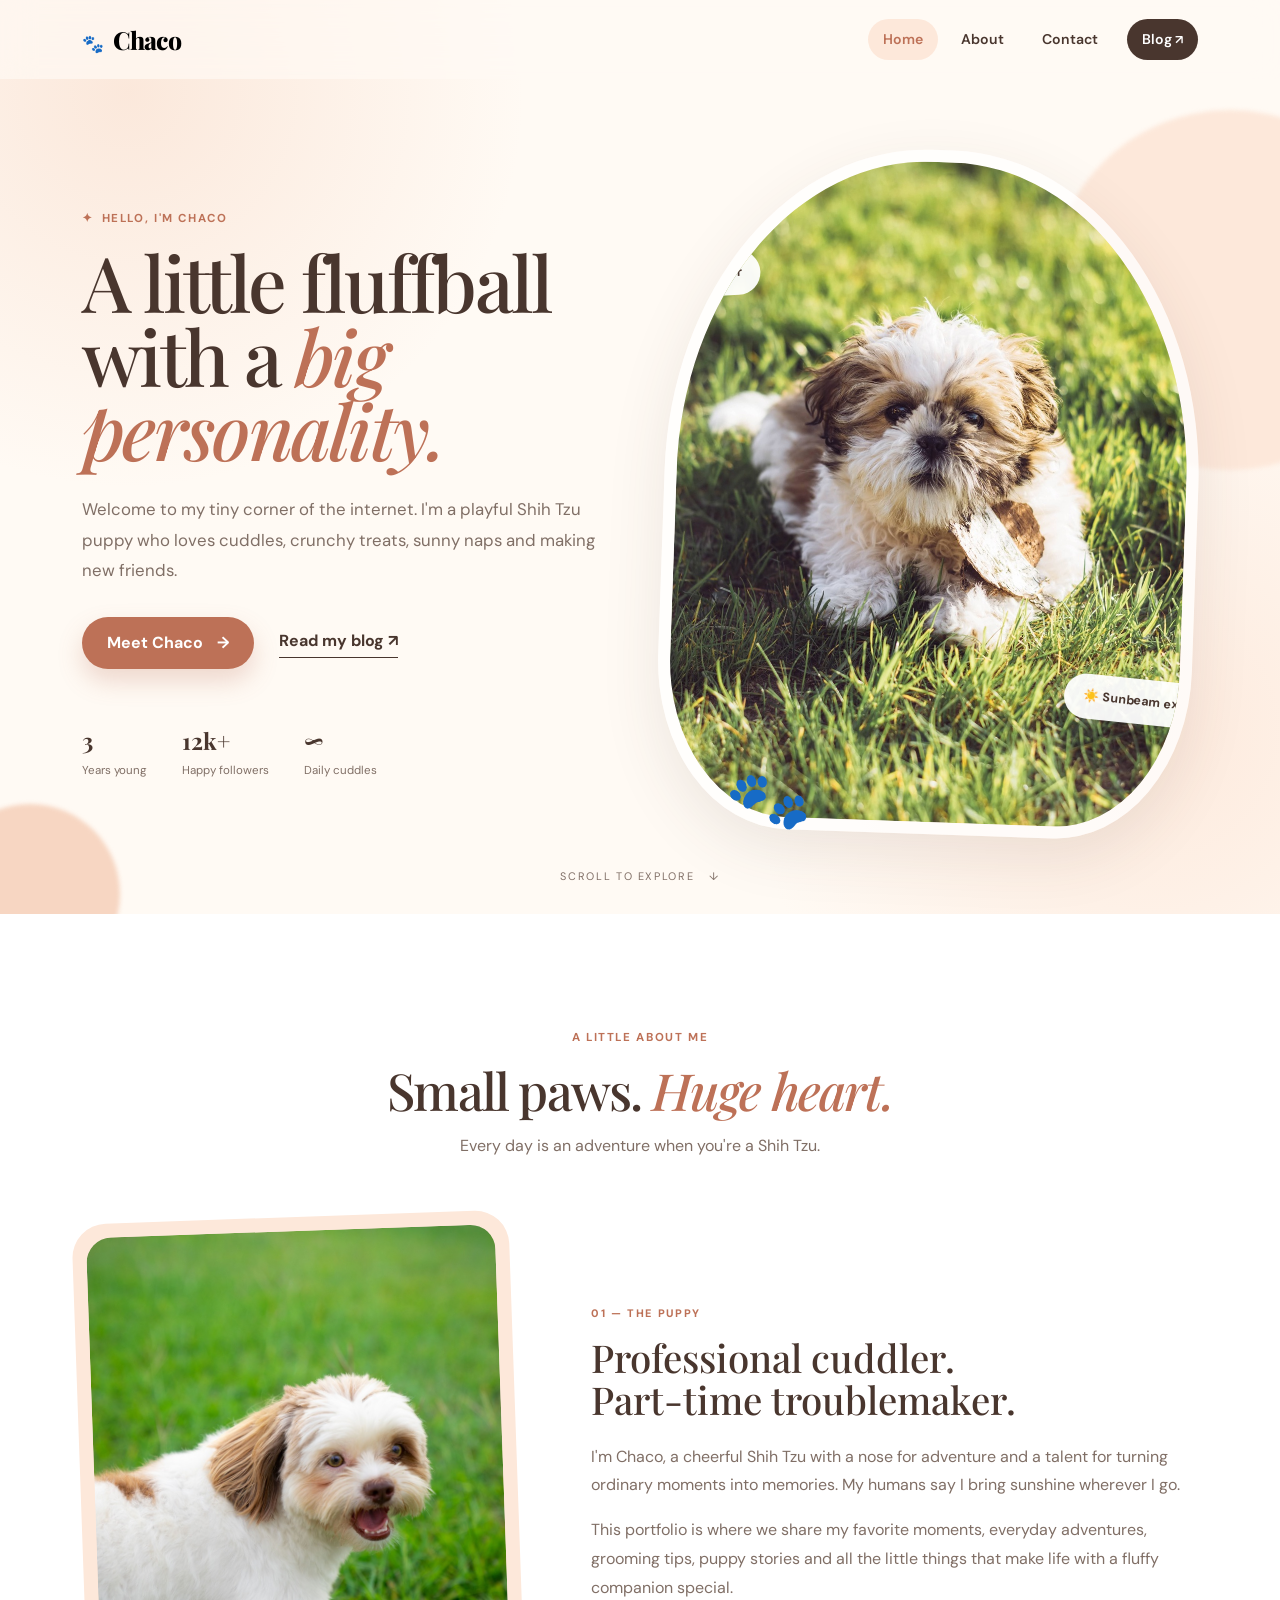
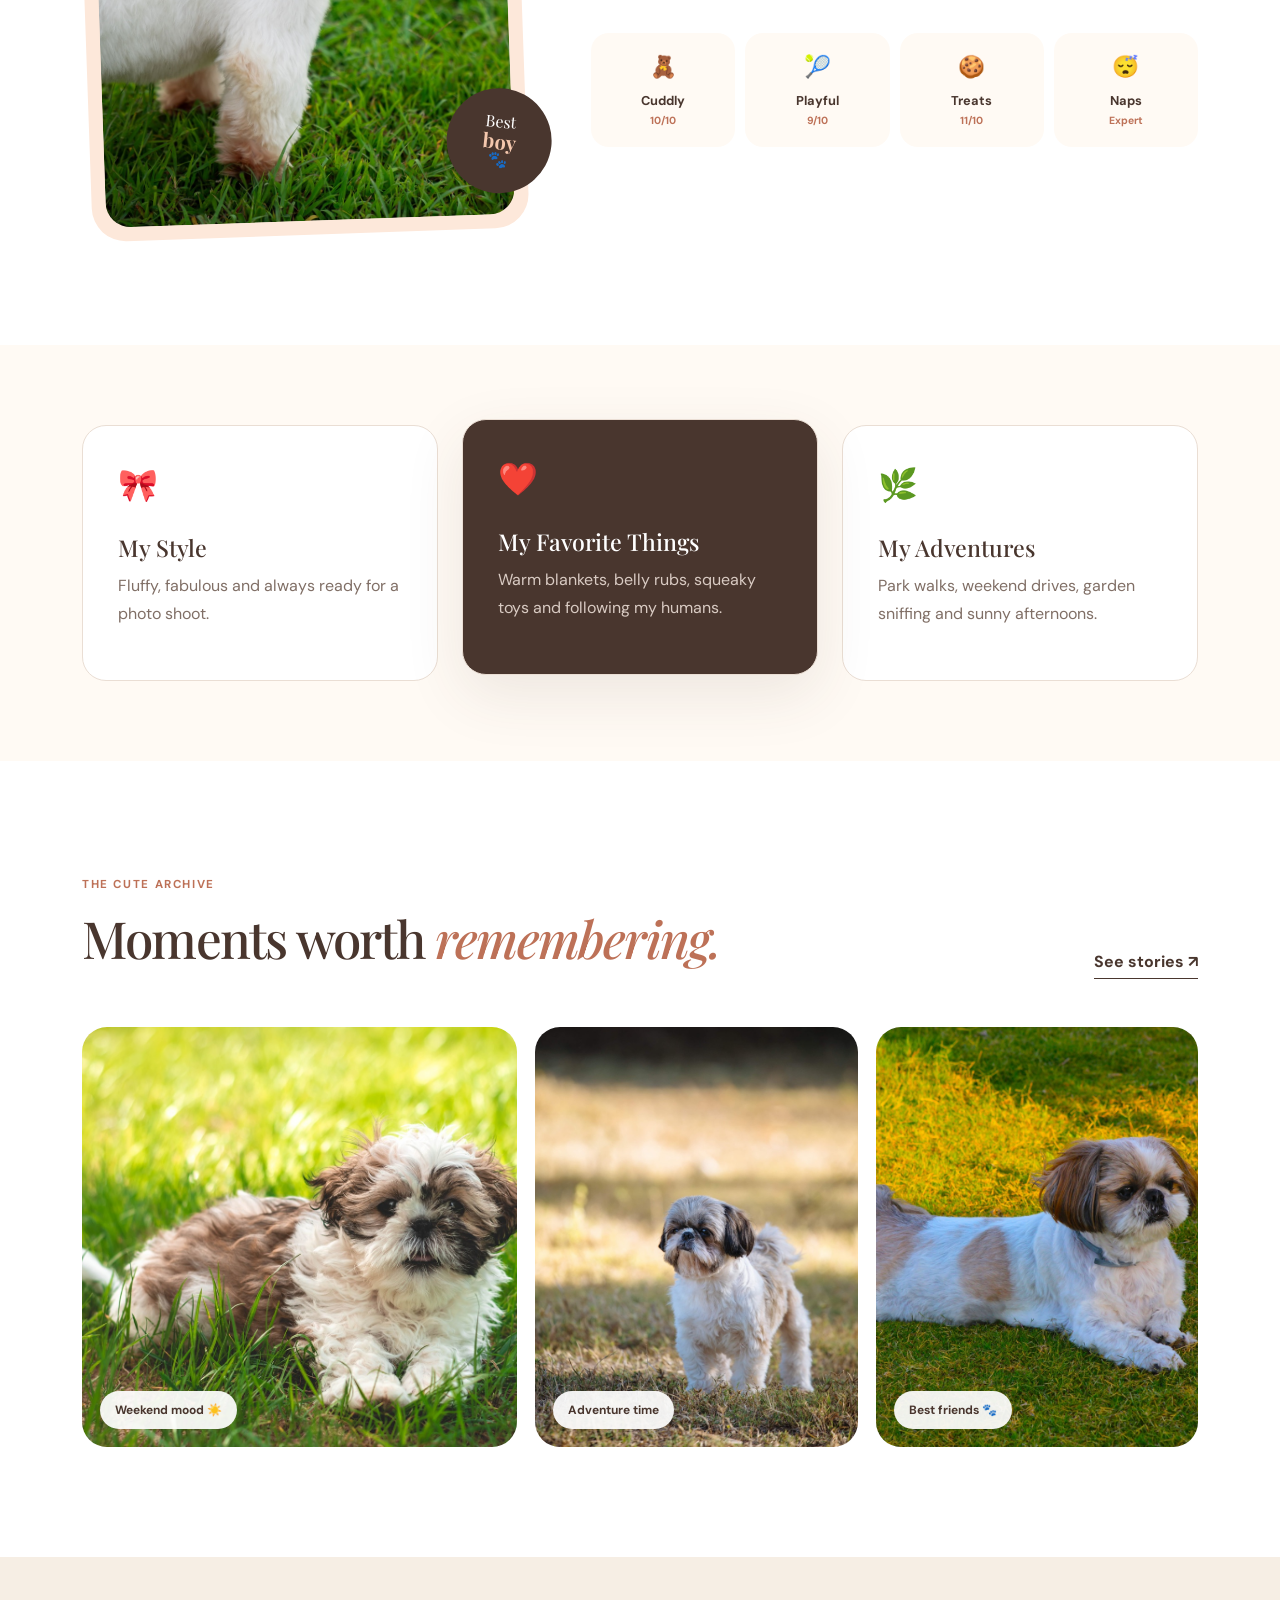
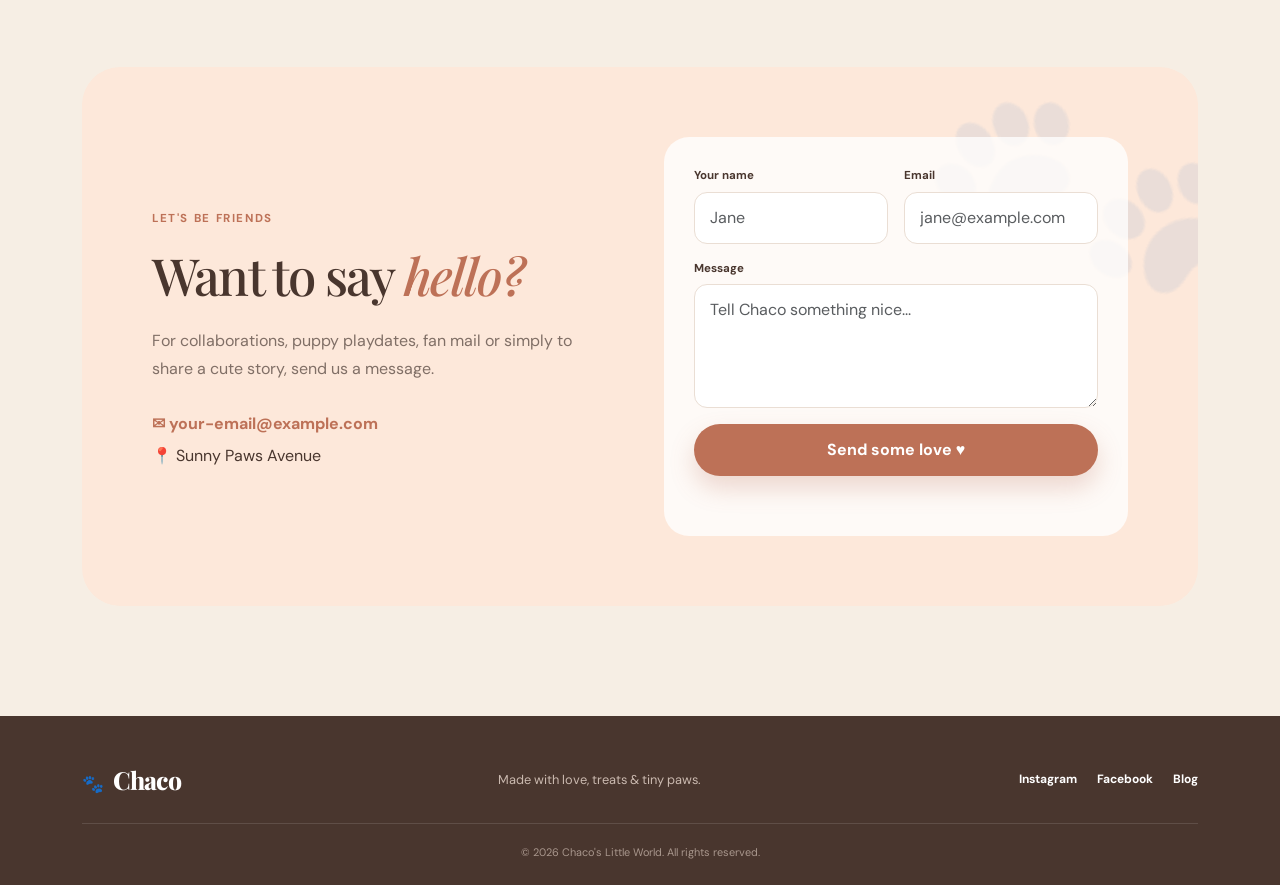
<file: index.html>
<!DOCTYPE html>
<html lang="en">
<head>
  <meta charset="UTF-8">
  <meta name="viewport" content="width=device-width, initial-scale=1.0">
  <meta name="description" content="A charming Shih Tzu puppy portfolio website.">
  <title>Chaco | Shih Tzu Puppy Portfolio</title>

  <!-- Bootstrap 5 CDN -->
  <link href="https://cdn.jsdelivr.net/npm/bootstrap@5.3.3/dist/css/bootstrap.min.css" rel="stylesheet">
  <link rel="preconnect" href="https://fonts.googleapis.com">
  <link rel="preconnect" href="https://fonts.gstatic.com" crossorigin>
  <link href="https://fonts.googleapis.com/css2?family=DM+Sans:wght@400;500;600;700&family=Playfair+Display:wght@600;700;800&display=swap" rel="stylesheet">
  <link rel="stylesheet" href="style.css">
</head>

<body>
  <!-- Navigation -->
  <nav class="navbar navbar-expand-lg fixed-top puppy-navbar" id="mainNav">
    <div class="container">
      <a class="navbar-brand brand-mark" href="index.html">
        <span class="brand-paw">🐾</span> Chaco
      </a>

      <button class="navbar-toggler border-0 shadow-none" type="button"
              data-bs-toggle="collapse" data-bs-target="#navMenu"
              aria-controls="navMenu" aria-expanded="false" aria-label="Toggle navigation">
        <span class="navbar-toggler-icon"></span>
      </button>

      <div class="collapse navbar-collapse" id="navMenu">
        <ul class="navbar-nav ms-auto align-items-lg-center gap-lg-2">
          <li class="nav-item"><a class="nav-link active" href="#home">Home</a></li>
          <li class="nav-item"><a class="nav-link" href="#about">About</a></li>
          <li class="nav-item"><a class="nav-link" href="#contact">Contact</a></li>
          <li class="nav-item">
            <a class="nav-link blog-nav-btn" href="blog.html">Blog <span>↗</span></a>
          </li>
        </ul>
      </div>
    </div>
  </nav>

  <main>
    <!-- Hero -->
    <section id="home" class="hero-section">
      <div class="hero-blob hero-blob-one"></div>
      <div class="hero-blob hero-blob-two"></div>

      <div class="container position-relative">
        <div class="row align-items-center g-5">
          <div class="col-lg-6">
            <div class="hero-copy">
              <span class="eyebrow"><span>✦</span> Hello, I'm Chaco</span>
              <h1>A little fluffball with a <em>big personality.</em></h1>
              <p class="hero-text">
                Welcome to my tiny corner of the internet. I'm a playful Shih Tzu puppy
                who loves cuddles, crunchy treats, sunny naps and making new friends.
              </p>

              <div class="hero-actions">
                <a href="#about" class="btn btn-puppy">Meet Chaco <span>→</span></a>
                <a href="blog.html" class="text-link">Read my blog <span>↗</span></a>
              </div>

              <div class="mini-stats">
                <div><strong>3</strong><span>Years young</span></div>
                <div><strong>12k+</strong><span>Happy followers</span></div>
                <div><strong>∞</strong><span>Daily cuddles</span></div>
              </div>
            </div>
          </div>

          <div class="col-lg-6">
            <div class="hero-image-wrap">
              <div class="hero-image-card">
                <img src="images/chaco-hero.jpg"
                     alt="Cute Shih Tzu style puppy sitting outdoors" data-placeholder="Chaco">
                <div class="floating-note note-top">♡ Treat collector</div>
                <div class="floating-note note-bottom">☀️ Sunbeam expert</div>
              </div>
              <div class="hero-doodle">🐾</div>
            </div>
          </div>
        </div>
      </div>

      <div class="scroll-cue">Scroll to explore <span>↓</span></div>
    </section>

    <!-- About -->
    <section id="about" class="section-padding about-section">
      <div class="container">
        <div class="section-heading text-center mx-auto">
          <span class="eyebrow">A little about me</span>
          <h2>Small paws. <em>Huge heart.</em></h2>
          <p>Every day is an adventure when you're a Shih Tzu.</p>
        </div>

        <div class="row align-items-center g-5 mt-2">
          <div class="col-lg-5">
            <div class="about-photo">
              <img src="images/chaco-about.jpg"
                   alt="Adorable small dog portrait" data-placeholder="About Chaco">
              <div class="photo-badge">Best<br><strong>boy</strong> 🐾</div>
            </div>
          </div>

          <div class="col-lg-7">
            <div class="about-content ps-lg-4">
              <span class="number-label">01 — THE PUPPY</span>
              <h3>Professional cuddler.<br>Part-time troublemaker.</h3>
              <p>
                I'm Chaco, a cheerful Shih Tzu with a nose for adventure and a
                talent for turning ordinary moments into memories. My humans say
                I bring sunshine wherever I go.
              </p>
              <p>
                This portfolio is where we share my favorite moments, everyday
                adventures, grooming tips, puppy stories and all the little things
                that make life with a fluffy companion special.
              </p>

              <div class="trait-grid">
                <div class="trait-card"><span>🧸</span><strong>Cuddly</strong><small>10/10</small></div>
                <div class="trait-card"><span>🎾</span><strong>Playful</strong><small>9/10</small></div>
                <div class="trait-card"><span>🍪</span><strong>Treats</strong><small>11/10</small></div>
                <div class="trait-card"><span>😴</span><strong>Naps</strong><small>Expert</small></div>
              </div>
            </div>
          </div>
        </div>
      </div>
    </section>

    <!-- Personality / Features -->
    <section class="feature-section section-padding">
      <div class="container">
        <div class="row g-4">
          <div class="col-md-4">
            <div class="feature-card">
              <div class="feature-icon">🎀</div>
              <h4>My Style</h4>
              <p>Fluffy, fabulous and always ready for a photo shoot.</p>
            </div>
          </div>
          <div class="col-md-4">
            <div class="feature-card featured">
              <div class="feature-icon">❤️</div>
              <h4>My Favorite Things</h4>
              <p>Warm blankets, belly rubs, squeaky toys and following my humans.</p>
            </div>
          </div>
          <div class="col-md-4">
            <div class="feature-card">
              <div class="feature-icon">🌿</div>
              <h4>My Adventures</h4>
              <p>Park walks, weekend drives, garden sniffing and sunny afternoons.</p>
            </div>
          </div>
        </div>
      </div>
    </section>

    <!-- Gallery -->
    <section class="section-padding gallery-section">
      <div class="container">
        <div class="d-flex flex-column flex-md-row justify-content-between align-items-md-end gap-3 mb-5">
          <div class="section-heading mb-0">
            <span class="eyebrow">The cute archive</span>
            <h2>Moments worth <em>remembering.</em></h2>
          </div>
          <a href="blog.html" class="text-link">See stories <span>↗</span></a>
        </div>

        <div class="gallery-grid">
          <div class="gallery-item gallery-large">
            <img src="images/gallery-1.jpg" alt="Happy puppy outdoors" data-placeholder="Photo 1">
            <div class="gallery-caption">Weekend mood ☀️</div>
          </div>
          <div class="gallery-item">
            <img src="images/gallery-2.jpg" alt="Dog enjoying a walk" data-placeholder="Photo 2">
            <div class="gallery-caption">Adventure time</div>
          </div>
          <div class="gallery-item">
            <img src="images/gallery-3.jpg" alt="Two happy dogs" data-placeholder="Photo 3">
            <div class="gallery-caption">Best friends 🐾</div>
          </div>
        </div>
      </div>
    </section>

    <!-- Contact -->
    <section id="contact" class="contact-section section-padding">
      <div class="container">
        <div class="contact-box">
          <div class="row align-items-center g-5">
            <div class="col-lg-6">
              <span class="eyebrow">Let's be friends</span>
              <h2>Want to say <em>hello?</em></h2>
              <p>For collaborations, puppy playdates, fan mail or simply to share a cute story, send us a message.</p>
              <div class="contact-details">
                <a href="mailto:your-email@example.com">✉ your-email@example.com</a>
                <span>📍 Sunny Paws Avenue</span>
              </div>
            </div>

            <div class="col-lg-6">
              <form id="contactForm" class="contact-form">
                <div class="row g-3">
                  <div class="col-md-6">
                    <label for="name">Your name</label>
                    <input type="text" id="name" class="form-control" placeholder="Jane" required>
                  </div>
                  <div class="col-md-6">
                    <label for="email">Email</label>
                    <input type="email" id="email" class="form-control" placeholder="jane@example.com" required>
                  </div>
                  <div class="col-12">
                    <label for="message">Message</label>
                    <textarea id="message" class="form-control" rows="4" placeholder="Tell Chaco something nice..." required></textarea>
                  </div>
                  <div class="col-12">
                    <button type="submit" class="btn btn-puppy w-100">Send some love ♥</button>
                  </div>
                </div>
                <div id="formMessage" class="form-message" role="status"></div>
              </form>
            </div>
          </div>
        </div>
      </div>
    </section>
  </main>

  <!-- Footer -->
  <footer class="footer">
    <div class="container">
      <div class="footer-inner">
        <a class="brand-mark" href="index.html"><span class="brand-paw">🐾</span> Chaco</a>
        <p>Made with love, treats & tiny paws.</p>
        <div class="social-links">
          <a href="#" aria-label="Instagram">Instagram</a>
          <a href="#" aria-label="Facebook">Facebook</a>
          <a href="blog.html">Blog</a>
        </div>
      </div>
      <div class="copyright">© <span id="year"></span> Chaco's Little World. All rights reserved.</div>
    </div>
  </footer>

  <!-- Bootstrap JS Bundle CDN -->
  <script src="https://cdn.jsdelivr.net/npm/bootstrap@5.3.3/dist/js/bootstrap.bundle.min.js"></script>
  <script src="script.js"></script>
</body>
</html>
</file>
<file: style.css>
/* =========================================================
   MILO — SHIH TZU PORTFOLIO
   Front-end stylesheet
   ========================================================= */

:root {
  --cream: #fffaf4;
  --cream-dark: #f6eee4;
  --peach: #f4c7ad;
  --peach-light: #fde8da;
  --terracotta: #bd7157;
  --terracotta-dark: #96533f;
  --brown: #49362e;
  --muted: #806f66;
  --white: #ffffff;
  --line: #eaded4;
  --shadow: 0 20px 60px rgba(83, 57, 45, 0.10);
  --radius: 24px;
  --heading: "Playfair Display", Georgia, serif;
  --body: "DM Sans", Arial, sans-serif;
}

html {
  scroll-behavior: smooth;
  scroll-padding-top: 85px;
}

body {
  margin: 0;
  font-family: var(--body);
  color: var(--brown);
  background: var(--cream);
  overflow-x: hidden;
}

img {
  width: 100%;
  display: block;
}

a {
  color: inherit;
  text-decoration: none;
}

p {
  color: var(--muted);
  line-height: 1.8;
}

h1, h2, h3, h4 {
  font-family: var(--heading);
  color: var(--brown);
}

h1, h2 {
  letter-spacing: -0.035em;
}

h1 em, h2 em, h3 em {
  color: var(--terracotta);
  font-style: italic;
}

.section-padding {
  padding: 110px 0;
}

/* Navigation */
.puppy-navbar {
  padding: 16px 0;
  transition: all 0.3s ease;
  background: rgba(255, 250, 244, 0.70);
  backdrop-filter: blur(16px);
  -webkit-backdrop-filter: blur(16px);
}

.puppy-navbar.scrolled {
  padding: 10px 0;
  box-shadow: 0 8px 30px rgba(73, 54, 46, 0.08);
  background: rgba(255, 250, 244, 0.95);
}

.brand-mark {
  font-family: var(--heading);
  font-size: 1.55rem;
  font-weight: 800;
  letter-spacing: -0.03em;
}

.brand-paw {
  font-size: 1.1rem;
  margin-right: 4px;
}

.nav-link {
  font-size: 0.88rem;
  font-weight: 600;
  color: var(--brown) !important;
  padding: 10px 15px !important;
  border-radius: 50px;
  transition: 0.25s ease;
}

.nav-link:hover,
.nav-link.active {
  background: var(--peach-light);
  color: var(--terracotta) !important;
}

.blog-nav-btn {
  background: var(--brown);
  color: white !important;
  margin-left: 6px;
}

.blog-nav-btn:hover,
.blog-nav-btn.active {
  background: var(--terracotta);
  color: white !important;
}

.blog-nav-btn span {
  font-size: 0.8rem;
}

/* Hero */
.hero-section {
  min-height: 100vh;
  padding: 150px 0 80px;
  display: flex;
  align-items: center;
  position: relative;
  overflow: hidden;
  background:
    radial-gradient(circle at 10% 10%, rgba(244, 199, 173, 0.35), transparent 28%),
    radial-gradient(circle at 90% 80%, rgba(253, 232, 218, 0.9), transparent 30%);
}

.hero-blob {
  position: absolute;
  border-radius: 50%;
  filter: blur(2px);
  pointer-events: none;
}

.hero-blob-one {
  width: 360px;
  height: 360px;
  background: var(--peach-light);
  top: 12%;
  right: -130px;
}

.hero-blob-two {
  width: 180px;
  height: 180px;
  background: #f7d6c2;
  bottom: -70px;
  left: -60px;
}

.hero-copy {
  position: relative;
  z-index: 2;
  max-width: 650px;
}

.eyebrow {
  display: inline-flex;
  align-items: center;
  gap: 8px;
  color: var(--terracotta);
  text-transform: uppercase;
  letter-spacing: 0.14em;
  font-size: 0.72rem;
  font-weight: 700;
  margin-bottom: 18px;
}

.hero-copy h1 {
  font-size: clamp(3.5rem, 6vw, 6.5rem);
  line-height: 0.96;
  margin: 0 0 28px;
}

.hero-text {
  font-size: 1.05rem;
  max-width: 570px;
  margin-bottom: 32px;
}

.hero-actions {
  display: flex;
  align-items: center;
  gap: 25px;
  flex-wrap: wrap;
}

.btn-puppy {
  background: var(--terracotta);
  color: white !important;
  border: 0;
  border-radius: 50px;
  padding: 14px 25px;
  font-weight: 700;
  box-shadow: 0 12px 25px rgba(189, 113, 87, 0.25);
  transition: transform 0.25s ease, background 0.25s ease;
}

.btn-puppy:hover {
  background: var(--terracotta-dark);
  transform: translateY(-2px);
}

.btn-puppy span {
  margin-left: 10px;
}

.text-link,
.read-more {
  font-weight: 700;
  color: var(--brown);
  border-bottom: 1px solid var(--brown);
  padding-bottom: 4px;
  transition: 0.25s ease;
}

.text-link:hover,
.read-more:hover {
  color: var(--terracotta);
  border-color: var(--terracotta);
}

.mini-stats {
  display: flex;
  gap: 35px;
  margin-top: 55px;
}

.mini-stats div {
  display: flex;
  flex-direction: column;
}

.mini-stats strong {
  font-family: var(--heading);
  font-size: 1.45rem;
}

.mini-stats span {
  color: var(--muted);
  font-size: 0.72rem;
  margin-top: 3px;
}

.hero-image-wrap {
  position: relative;
  max-width: 560px;
  margin-left: auto;
}

.hero-image-card {
  position: relative;
  border-radius: 48% 48% 25% 25%;
  overflow: hidden;
  box-shadow: var(--shadow);
  transform: rotate(2deg);
  border: 12px solid rgba(255, 255, 255, 0.75);
}

.hero-image-card img {
  height: 660px;
  object-fit: cover;
}

.floating-note {
  position: absolute;
  background: rgba(255, 255, 255, 0.94);
  box-shadow: 0 12px 30px rgba(73, 54, 46, 0.13);
  border-radius: 50px;
  padding: 13px 19px;
  font-weight: 700;
  font-size: 0.78rem;
}

.note-top {
  top: 15%;
  left: -65px;
  transform: rotate(-5deg);
}

.note-bottom {
  right: -45px;
  bottom: 16%;
  transform: rotate(4deg);
}

.hero-doodle {
  position: absolute;
  font-size: 4rem;
  bottom: -15px;
  left: 12%;
  transform: rotate(-15deg);
}

.scroll-cue {
  position: absolute;
  bottom: 30px;
  left: 50%;
  transform: translateX(-50%);
  font-size: 0.68rem;
  text-transform: uppercase;
  letter-spacing: 0.15em;
  color: var(--muted);
}

.scroll-cue span {
  margin-left: 10px;
}

/* Section headings */
.section-heading h2 {
  font-size: clamp(2.6rem, 4vw, 4rem);
  line-height: 1.05;
  margin: 0 0 14px;
}

.section-heading p {
  max-width: 550px;
  margin: auto;
}

/* About */
.about-section {
  background: var(--white);
}

.about-photo {
  position: relative;
  padding: 14px;
  background: var(--peach-light);
  border-radius: 34px;
  transform: rotate(-2deg);
}

.about-photo img {
  height: 590px;
  object-fit: cover;
  border-radius: 25px;
}

.photo-badge {
  position: absolute;
  right: -25px;
  bottom: 35px;
  background: var(--brown);
  color: white;
  width: 105px;
  height: 105px;
  border-radius: 50%;
  display: grid;
  place-content: center;
  text-align: center;
  line-height: 1.05;
  font-family: var(--heading);
  transform: rotate(8deg);
}

.photo-badge strong {
  color: var(--peach);
  font-size: 1.25rem;
}

.number-label {
  display: block;
  color: var(--terracotta);
  letter-spacing: 0.15em;
  font-size: 0.68rem;
  font-weight: 800;
  margin-bottom: 15px;
}

.about-content h3 {
  font-size: clamp(2rem, 3vw, 3rem);
  line-height: 1.1;
  margin-bottom: 22px;
}

.trait-grid {
  display: grid;
  grid-template-columns: repeat(4, 1fr);
  gap: 10px;
  margin-top: 30px;
}

.trait-card {
  padding: 18px 12px;
  background: var(--cream);
  border-radius: 18px;
  display: flex;
  flex-direction: column;
  gap: 3px;
  text-align: center;
}

.trait-card span {
  font-size: 1.35rem;
  margin-bottom: 5px;
}

.trait-card strong {
  font-size: 0.8rem;
}

.trait-card small {
  color: var(--terracotta);
  font-size: 0.65rem;
  font-weight: 700;
}

/* Features */
.feature-section {
  background: var(--cream);
  padding-top: 80px;
  padding-bottom: 80px;
}

.feature-card {
  height: 100%;
  padding: 35px;
  background: var(--white);
  border: 1px solid var(--line);
  border-radius: var(--radius);
  transition: transform 0.25s ease, box-shadow 0.25s ease;
}

.feature-card:hover,
.feature-card.featured {
  transform: translateY(-6px);
  box-shadow: var(--shadow);
}

.feature-card.featured {
  background: var(--brown);
}

.feature-card.featured h4,
.feature-card.featured p {
  color: white;
}

.feature-card.featured p {
  color: #d9cbc3;
}

.feature-icon {
  font-size: 2rem;
  margin-bottom: 25px;
}

.feature-card h4 {
  font-size: 1.45rem;
  margin-bottom: 10px;
}

/* Gallery */
.gallery-section {
  background: var(--white);
}

.gallery-grid {
  display: grid;
  grid-template-columns: 1.35fr 1fr 1fr;
  gap: 18px;
}

.gallery-item {
  position: relative;
  min-height: 420px;
  overflow: hidden;
  border-radius: 25px;
}

.gallery-item img {
  height: 100%;
  object-fit: cover;
  transition: transform 0.6s ease;
}

.gallery-item:hover img {
  transform: scale(1.05);
}

.gallery-caption {
  position: absolute;
  left: 18px;
  bottom: 18px;
  padding: 10px 15px;
  border-radius: 50px;
  background: rgba(255, 255, 255, 0.92);
  font-size: 0.75rem;
  font-weight: 700;
}

/* Contact */
.contact-section {
  background: var(--cream-dark);
}

.contact-box {
  background: var(--peach-light);
  border-radius: 38px;
  padding: 70px;
  overflow: hidden;
  position: relative;
}

.contact-box:after {
  content: "🐾";
  position: absolute;
  right: -30px;
  top: -55px;
  font-size: 15rem;
  opacity: 0.08;
  transform: rotate(-20deg);
}

.contact-box h2 {
  font-size: clamp(2.7rem, 4vw, 4.3rem);
  margin-bottom: 20px;
}

.contact-details {
  display: flex;
  flex-direction: column;
  gap: 8px;
  margin-top: 28px;
}

.contact-details a {
  font-weight: 700;
  color: var(--terracotta);
}

.contact-form {
  position: relative;
  z-index: 2;
  background: rgba(255, 255, 255, 0.78);
  padding: 30px;
  border-radius: 25px;
}

.contact-form label {
  display: block;
  font-size: 0.72rem;
  font-weight: 700;
  margin-bottom: 7px;
  color: var(--brown);
}

.contact-form .form-control {
  border: 1px solid var(--line);
  border-radius: 13px;
  padding: 13px 15px;
  background: var(--white);
  color: var(--brown);
}

.contact-form .form-control:focus {
  border-color: var(--terracotta);
  box-shadow: 0 0 0 4px rgba(189, 113, 87, 0.10);
}

.form-message {
  text-align: center;
  font-size: 0.78rem;
  font-weight: 700;
  color: var(--terracotta);
  margin-top: 12px;
  min-height: 18px;
}

/* Blog page */
.blog-hero {
  min-height: 570px;
  display: flex;
  align-items: flex-end;
  padding: 150px 0 80px;
  background:
    linear-gradient(120deg, rgba(253,232,218,0.85), rgba(255,250,244,0.55)),
    url("images/blog-banner.jpg") center/cover,
    #fde8da;
}

.blog-hero-inner {
  max-width: 780px;
}

.blog-hero h1 {
  font-size: clamp(3.3rem, 7vw, 6.5rem);
  line-height: 0.95;
  margin-bottom: 25px;
}

.blog-hero p {
  max-width: 600px;
  font-size: 1.05rem;
}

.blog-content {
  background: var(--cream);
}

.featured-post,
.post-card {
  height: 100%;
  background: var(--white);
  border-radius: 25px;
  overflow: hidden;
  border: 1px solid var(--line);
}

.post-image {
  position: relative;
  overflow: hidden;
}

.featured-post .post-image {
  height: 480px;
}

.post-card .post-image {
  height: 290px;
}

.post-image img {
  height: 100%;
  object-fit: cover;
  transition: transform 0.5s ease;
}

.featured-post:hover img,
.post-card:hover img {
  transform: scale(1.04);
}

.post-category {
  position: absolute;
  top: 18px;
  left: 18px;
  background: var(--white);
  color: var(--terracotta);
  padding: 8px 13px;
  border-radius: 50px;
  font-size: 0.65rem;
  font-weight: 800;
  text-transform: uppercase;
  letter-spacing: 0.1em;
}

.post-body {
  padding: 30px;
}

.post-meta {
  color: var(--terracotta);
  font-size: 0.67rem;
  font-weight: 700;
  text-transform: uppercase;
  letter-spacing: 0.08em;
  margin-bottom: 12px;
}

.post-body h2 {
  font-size: clamp(2rem, 3vw, 3rem);
  line-height: 1.08;
  margin-bottom: 14px;
}

.post-body h3 {
  font-size: 1.65rem;
  line-height: 1.15;
  margin-bottom: 12px;
}

.read-more {
  display: inline-block;
  margin-top: 8px;
}

.blog-sidebar {
  display: flex;
  flex-direction: column;
  gap: 18px;
}

.sidebar-card {
  padding: 32px;
  border-radius: 25px;
  background: var(--brown);
  color: white;
}

.sidebar-card h3 {
  color: white;
  font-size: 1.8rem;
}

.sidebar-card p {
  color: #d9cbc3;
}

.categories-card {
  background: var(--peach-light);
  color: var(--brown);
}

.categories-card a {
  display: flex;
  justify-content: space-between;
  padding: 14px 0;
  border-bottom: 1px solid rgba(73,54,46,0.12);
  font-weight: 700;
  font-size: 0.85rem;
}

.categories-card a:last-child {
  border-bottom: 0;
}

/* Footer */
.footer {
  background: var(--brown);
  color: white;
  padding: 45px 0 25px;
}

.footer .brand-mark {
  color: white;
}

.footer p {
  margin: 0;
  color: #cbbab0;
  font-size: 0.8rem;
}

.footer-inner {
  display: flex;
  align-items: center;
  justify-content: space-between;
  gap: 20px;
  padding-bottom: 25px;
  border-bottom: 1px solid rgba(255,255,255,0.12);
}

.social-links {
  display: flex;
  gap: 20px;
  font-size: 0.75rem;
  font-weight: 700;
}

.social-links a:hover {
  color: var(--peach);
}

.copyright {
  padding-top: 20px;
  color: #a9978d;
  font-size: 0.68rem;
  text-align: center;
}

/* Responsive */
@media (max-width: 991.98px) {
  .hero-section {
    padding-top: 125px;
  }

  .hero-copy {
    text-align: center;
    margin: auto;
  }

  .hero-text {
    margin-left: auto;
    margin-right: auto;
  }

  .hero-actions,
  .mini-stats {
    justify-content: center;
  }

  .hero-image-wrap {
    margin: 35px auto 0;
    max-width: 500px;
  }

  .hero-image-card img {
    height: 560px;
  }

  .note-top {
    left: -20px;
  }

  .note-bottom {
    right: -20px;
  }

  .trait-grid {
    grid-template-columns: repeat(2, 1fr);
  }

  .contact-box {
    padding: 45px 30px;
  }

  .blog-sidebar {
    margin-top: 10px;
  }
}

@media (max-width: 767.98px) {
  .section-padding {
    padding: 75px 0;
  }

  .hero-section {
    min-height: auto;
    padding-bottom: 80px;
  }

  .hero-copy h1 {
    font-size: 3.6rem;
  }

  .mini-stats {
    gap: 22px;
  }

  .hero-image-card {
    border-width: 8px;
  }

  .hero-image-card img {
    height: 470px;
  }

  .floating-note {
    padding: 10px 13px;
    font-size: 0.68rem;
  }

  .gallery-grid {
    grid-template-columns: 1fr;
  }

  .gallery-item,
  .gallery-large {
    min-height: 370px;
  }

  .about-photo img {
    height: 480px;
  }

  .contact-box {
    border-radius: 25px;
  }

  .footer-inner {
    flex-direction: column;
    text-align: center;
  }

  .blog-hero {
    min-height: 520px;
  }

  .blog-hero h1 {
    font-size: 3.8rem;
  }

  .featured-post .post-image {
    height: 350px;
  }
}

@media (max-width: 480px) {
  .hero-copy h1 {
    font-size: 3rem;
  }

  .hero-image-card img {
    height: 400px;
  }

  .note-top {
    left: -8px;
  }

  .note-bottom {
    right: -8px;
  }

  .mini-stats strong {
    font-size: 1.15rem;
  }

  .mini-stats span {
    font-size: 0.62rem;
  }

  .trait-grid {
    gap: 8px;
  }

  .trait-card {
    padding: 14px 8px;
  }

  .contact-form {
    padding: 20px;
  }
}

/* ===== Story pop-up with image, text and YouTube video ===== */
.story-modal { border-radius: var(--radius); border: 0; background: var(--cream); }
.story-modal .modal-title { font-family: var(--heading); }
.story-img { border-radius: 18px; max-height: 380px; object-fit: cover; margin-bottom: 1.2rem; }
.video-frame { position: relative; aspect-ratio: 16 / 9; border-radius: 18px; overflow: hidden; background: #000; }
.video-frame iframe { position: absolute; inset: 0; width: 100%; height: 100%; border: 0; }
</file>
